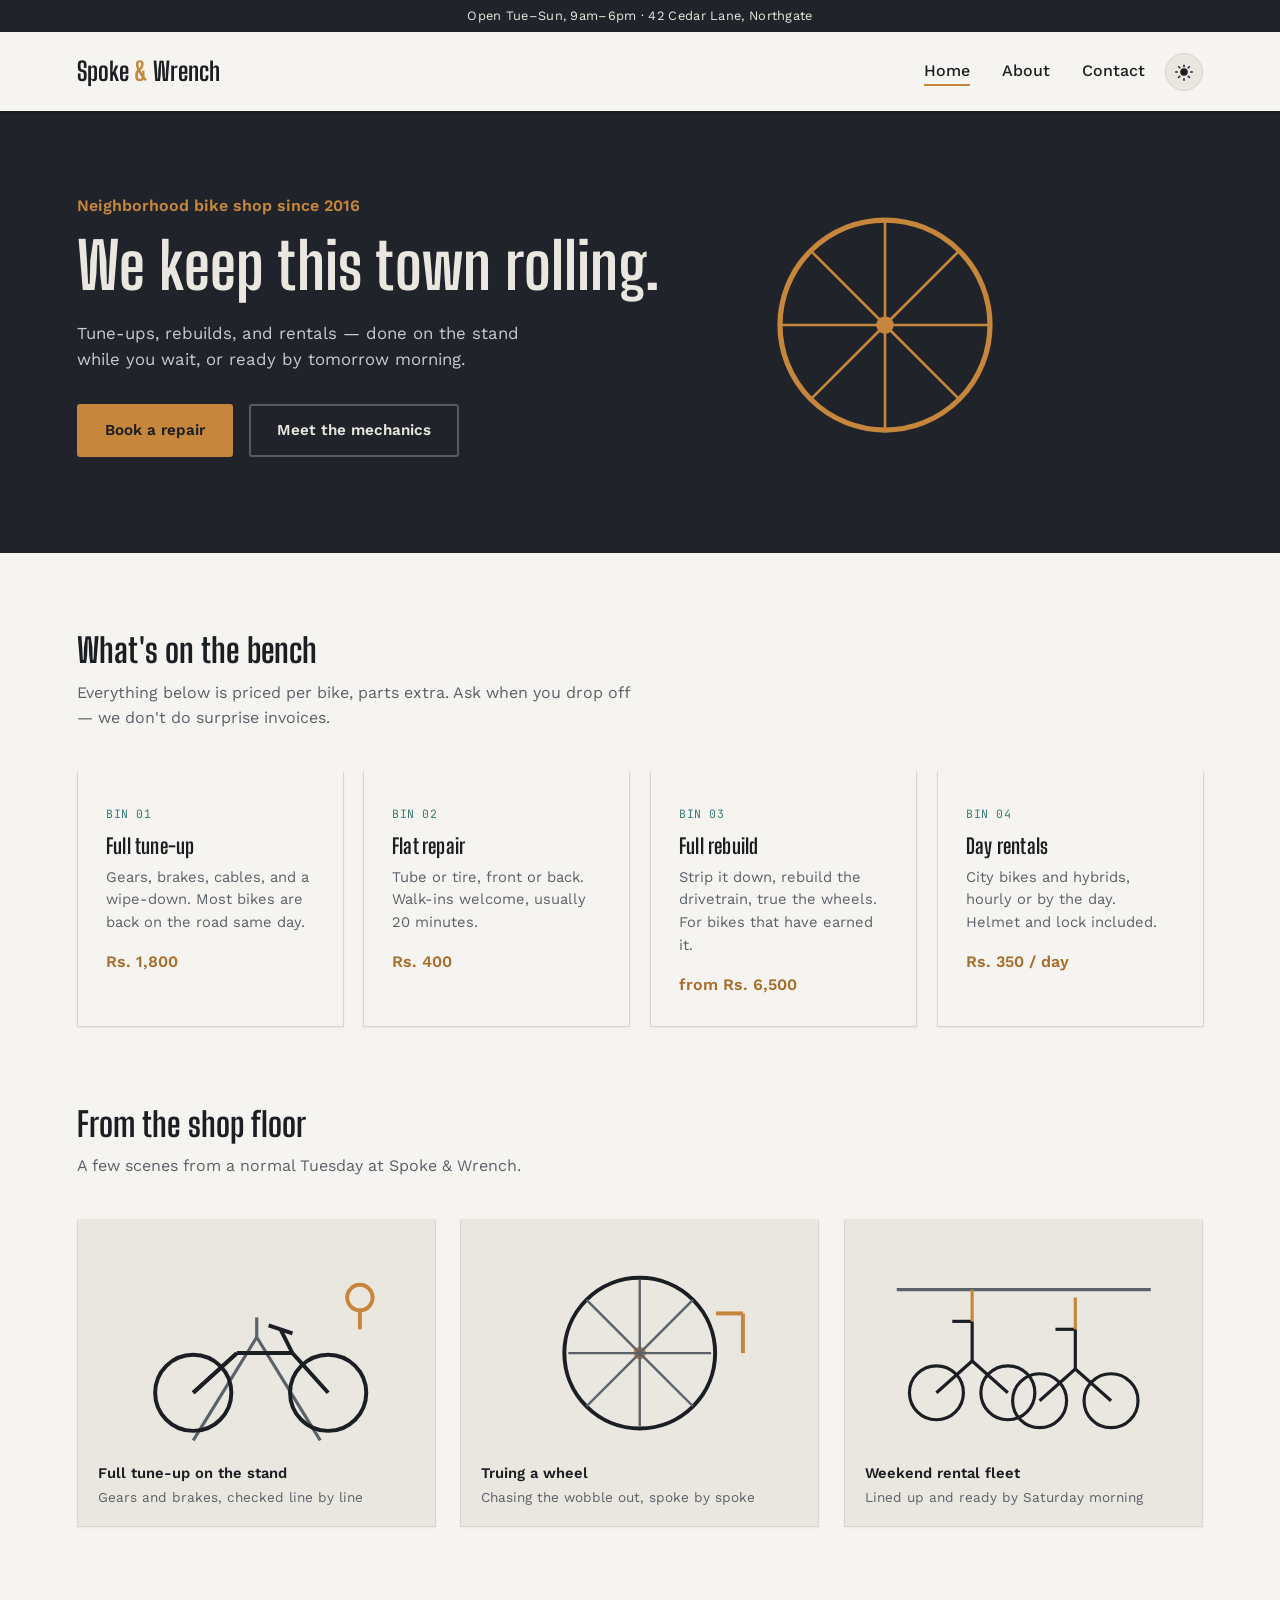
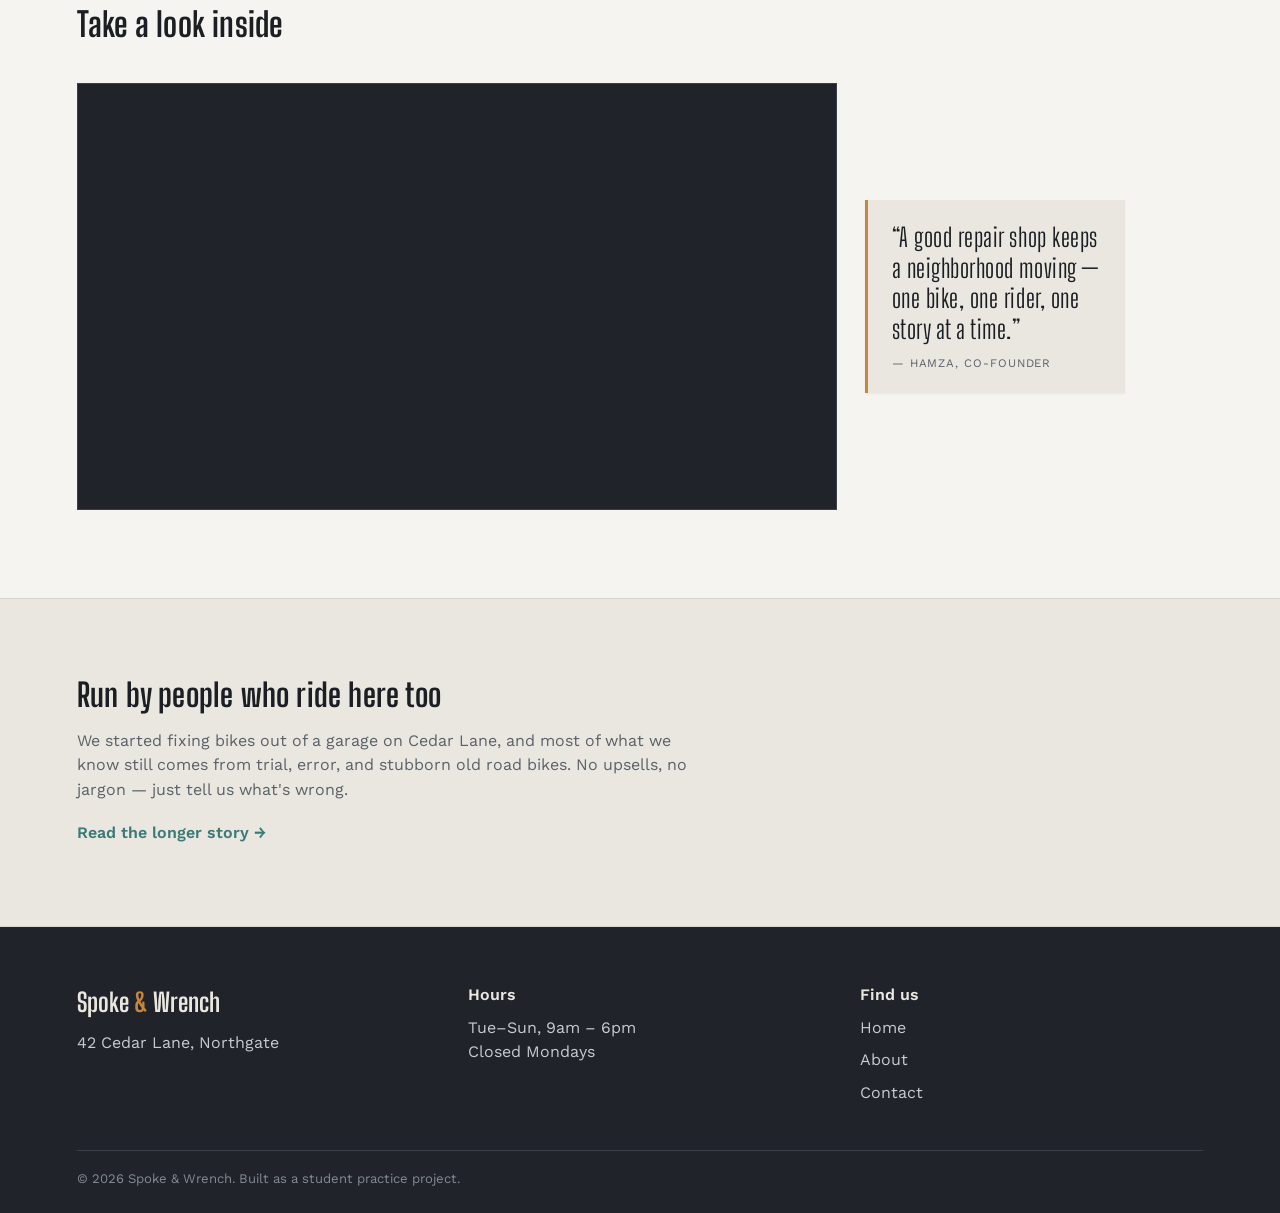
<file: spoke-wrench-site/index.html>
<!DOCTYPE html>
<html lang="en">
<head>
  <meta charset="UTF-8">
  <meta name="viewport" content="width=device-width, initial-scale=1.0">
  <title>Spoke &amp; Wrench — Bike Repair &amp; Rentals</title>
  <link rel="preconnect" href="https://fonts.googleapis.com">
  <link href="https://fonts.googleapis.com/css2?family=Big+Shoulders+Display:wght@600;700&family=Work+Sans:wght@400;500;600&family=JetBrains+Mono:wght@500&display=swap" rel="stylesheet">
  <link rel="stylesheet" href="css/style.css">
</head>
<body>

  <div class="scroll-progress" id="scrollProgress"></div>

  <!-- top bar with shop hours, feels like a shop sign more than a generic banner -->
  <div class="topbar">Open Tue–Sun, 9am–6pm · 42 Cedar Lane, Northgate</div>

  <header class="site-header">
    <a href="index.html" class="logo">Spoke <span>&amp;</span> Wrench</a>
    <nav class="main-nav">
      <button class="nav-toggle" id="navToggle" aria-label="Toggle menu" aria-expanded="false">
        <span></span><span></span><span></span>
      </button>
      <ul id="navList">
        <li><a href="index.html" class="active">Home</a></li>
        <li><a href="about.html">About</a></li>
        <li><a href="contact.html">Contact</a></li>
      </ul>
      <button class="theme-toggle" id="themeToggle" aria-label="Toggle dark mode">
        <svg class="icon-sun" viewBox="0 0 24 24"><path d="M12 17a5 5 0 100-10 5 5 0 000 10zm0-15a1 1 0 011 1v2a1 1 0 11-2 0V3a1 1 0 011-1zm0 18a1 1 0 011 1v2a1 1 0 11-2 0v-2a1 1 0 011-1zM3 11a1 1 0 110 2H1a1 1 0 110-2h2zm20 0a1 1 0 110 2h-2a1 1 0 110-2h2zM4.2 4.2a1 1 0 011.4 0l1.4 1.4a1 1 0 11-1.4 1.4L4.2 5.6a1 1 0 010-1.4zm12.8 12.8a1 1 0 011.4 0l1.4 1.4a1 1 0 11-1.4 1.4l-1.4-1.4a1 1 0 010-1.4zM19.8 4.2a1 1 0 010 1.4l-1.4 1.4a1 1 0 11-1.4-1.4l1.4-1.4a1 1 0 011.4 0zM7 17a1 1 0 010 1.4l-1.4 1.4a1 1 0 11-1.4-1.4L5.6 17a1 1 0 011.4 0z"/></svg>
        <svg class="icon-moon" viewBox="0 0 24 24"><path d="M21 12.8A9 9 0 1111.2 3a7 7 0 009.8 9.8z"/></svg>
      </button>
    </nav>
  </header>

  <main>
    <!-- HERO -->
    <section class="hero">
      <div class="hero-text">
        <p class="hero-kicker">Neighborhood bike shop since 2016</p>
        <h1>We keep this town rolling.</h1>
        <p class="hero-sub">Tune-ups, rebuilds, and rentals — done on the stand while you wait, or ready by tomorrow morning.</p>
        <div class="hero-actions">
          <a href="contact.html" class="btn btn-primary">Book a repair</a>
          <a href="about.html" class="btn btn-ghost">Meet the mechanics</a>
        </div>
      </div>
      <div class="hero-graphic" aria-hidden="true">
        <svg viewBox="0 0 320 320" width="100%" height="100%">
          <circle cx="160" cy="160" r="120" fill="none" stroke="var(--brass)" stroke-width="6"/>
          <circle cx="160" cy="160" r="10" fill="var(--brass)"/>
          <g stroke="var(--brass)" stroke-width="3">
            <line x1="160" y1="160" x2="160" y2="40"/>
            <line x1="160" y1="160" x2="160" y2="280"/>
            <line x1="160" y1="160" x2="40" y2="160"/>
            <line x1="160" y1="160" x2="280" y2="160"/>
            <line x1="160" y1="160" x2="245" y2="75"/>
            <line x1="160" y1="160" x2="75" y2="245"/>
            <line x1="160" y1="160" x2="245" y2="245"/>
            <line x1="160" y1="160" x2="75" y2="75"/>
          </g>
        </svg>
      </div>
    </section>

    <!-- SERVICES / PEGBOARD -->
    <section class="pegboard reveal">
      <div class="section-head">
        <h2>What's on the bench</h2>
        <p>Everything below is priced per bike, parts extra. Ask when you drop off — we don't do surprise invoices.</p>
      </div>
      <div class="bin-grid">
        <article class="bin">
          <span class="bin-code">BIN 01</span>
          <h3>Full tune-up</h3>
          <p>Gears, brakes, cables, and a wipe-down. Most bikes are back on the road same day.</p>
          <span class="bin-price">Rs. 1,800</span>
        </article>
        <article class="bin">
          <span class="bin-code">BIN 02</span>
          <h3>Flat repair</h3>
          <p>Tube or tire, front or back. Walk-ins welcome, usually 20 minutes.</p>
          <span class="bin-price">Rs. 400</span>
        </article>
        <article class="bin">
          <span class="bin-code">BIN 03</span>
          <h3>Full rebuild</h3>
          <p>Strip it down, rebuild the drivetrain, true the wheels. For bikes that have earned it.</p>
          <span class="bin-price">from Rs. 6,500</span>
        </article>
        <article class="bin">
          <span class="bin-code">BIN 04</span>
          <h3>Day rentals</h3>
          <p>City bikes and hybrids, hourly or by the day. Helmet and lock included.</p>
          <span class="bin-price">Rs. 350 / day</span>
        </article>
      </div>
    </section>

    <!-- GALLERY -->
    <section class="gallery reveal">
      <div class="section-head">
        <h2>From the shop floor</h2>
        <p>A few scenes from a normal Tuesday at Spoke &amp; Wrench.</p>
      </div>
      <div class="gallery-grid">
        <figure>
          <svg viewBox="0 0 400 260" xmlns="http://www.w3.org/2000/svg">
            <line x1="120" y1="250" x2="200" y2="120" stroke="var(--ink-soft)" stroke-width="4"/>
            <line x1="280" y1="250" x2="200" y2="120" stroke="var(--ink-soft)" stroke-width="4"/>
            <line x1="200" y1="120" x2="200" y2="95" stroke="var(--ink-soft)" stroke-width="4"/>
            <circle cx="120" cy="190" r="48" fill="none" stroke="var(--ink)" stroke-width="5"/>
            <circle cx="290" cy="190" r="48" fill="none" stroke="var(--ink)" stroke-width="5"/>
            <line x1="120" y1="190" x2="175" y2="140" stroke="var(--ink)" stroke-width="5"/>
            <line x1="175" y1="140" x2="245" y2="140" stroke="var(--ink)" stroke-width="5"/>
            <line x1="245" y1="140" x2="290" y2="190" stroke="var(--ink)" stroke-width="5"/>
            <line x1="175" y1="140" x2="120" y2="190" stroke="var(--ink)" stroke-width="5"/>
            <line x1="245" y1="140" x2="230" y2="110" stroke="var(--ink)" stroke-width="5"/>
            <line x1="215" y1="105" x2="245" y2="115" stroke="var(--ink)" stroke-width="5"/>
            <circle cx="330" cy="70" r="16" fill="none" stroke="var(--brass)" stroke-width="5"/>
            <line x1="330" y1="86" x2="330" y2="110" stroke="var(--brass)" stroke-width="5"/>
          </svg>
          <figcaption>Full tune-up on the stand<span>Gears and brakes, checked line by line</span></figcaption>
        </figure>

        <figure>
          <svg viewBox="0 0 400 260" xmlns="http://www.w3.org/2000/svg">
            <circle cx="200" cy="140" r="95" fill="none" stroke="var(--ink)" stroke-width="5"/>
            <circle cx="200" cy="140" r="8" fill="var(--brass)"/>
            <g stroke="var(--ink-soft)" stroke-width="3">
              <line x1="200" y1="140" x2="200" y2="48"/>
              <line x1="200" y1="140" x2="200" y2="232"/>
              <line x1="200" y1="140" x2="110" y2="140"/>
              <line x1="200" y1="140" x2="290" y2="140"/>
              <line x1="200" y1="140" x2="267" y2="73"/>
              <line x1="200" y1="140" x2="133" y2="207"/>
              <line x1="200" y1="140" x2="267" y2="207"/>
              <line x1="200" y1="140" x2="133" y2="73"/>
            </g>
            <line x1="296" y1="90" x2="330" y2="90" stroke="var(--brass)" stroke-width="5"/>
            <line x1="330" y1="90" x2="330" y2="140" stroke="var(--brass)" stroke-width="5"/>
          </svg>
          <figcaption>Truing a wheel<span>Chasing the wobble out, spoke by spoke</span></figcaption>
        </figure>

        <figure>
          <svg viewBox="0 0 400 260" xmlns="http://www.w3.org/2000/svg">
            <line x1="40" y1="60" x2="360" y2="60" stroke="var(--ink-soft)" stroke-width="4"/>
            <g>
              <circle cx="90" cy="190" r="34" fill="none" stroke="var(--ink)" stroke-width="4"/>
              <circle cx="180" cy="190" r="34" fill="none" stroke="var(--ink)" stroke-width="4"/>
              <line x1="90" y1="190" x2="135" y2="150" stroke="var(--ink)" stroke-width="4"/>
              <line x1="135" y1="150" x2="180" y2="190" stroke="var(--ink)" stroke-width="4"/>
              <line x1="135" y1="150" x2="135" y2="100" stroke="var(--ink)" stroke-width="4"/>
              <line x1="135" y1="100" x2="135" y2="100" stroke="var(--ink)" stroke-width="4"/>
              <line x1="135" y1="100" x2="110" y2="100" stroke="var(--ink)" stroke-width="4"/>
              <line x1="135" y1="60" x2="135" y2="100" stroke="var(--brass)" stroke-width="4"/>
            </g>
            <g transform="translate(130,10)">
              <circle cx="90" cy="190" r="34" fill="none" stroke="var(--ink)" stroke-width="4"/>
              <circle cx="180" cy="190" r="34" fill="none" stroke="var(--ink)" stroke-width="4"/>
              <line x1="90" y1="190" x2="135" y2="150" stroke="var(--ink)" stroke-width="4"/>
              <line x1="135" y1="150" x2="180" y2="190" stroke="var(--ink)" stroke-width="4"/>
              <line x1="135" y1="150" x2="135" y2="100" stroke="var(--ink)" stroke-width="4"/>
              <line x1="135" y1="100" x2="110" y2="100" stroke="var(--ink)" stroke-width="4"/>
              <line x1="135" y1="60" x2="135" y2="100" stroke="var(--brass)" stroke-width="4"/>
            </g>
          </svg>
          <figcaption>Weekend rental fleet<span>Lined up and ready by Saturday morning</span></figcaption>
        </figure>
      </div>
    </section>

    <!-- VIDEO -->
    <section class="video-section reveal">
      <div class="section-head">
        <h2>Take a look inside</h2>
      </div>
      <div class="video-layout">
        <div class="video-placeholder">
          <iframe
            width="960"
            height="540"
            src="https://www.youtube.com/embed/FM1i-33U5Ms"
            title="Shop walkthrough video"
            frameborder="0"
            allow="accelerometer; autoplay; clipboard-write; encrypted-media; gyroscope; picture-in-picture; web-share"
            allowfullscreen
            loading="lazy"
            aria-label="Shop walkthrough video">
          </iframe>
        </div>
        <blockquote class="video-quote">
          “A good repair shop keeps a neighborhood moving — one bike, one rider, one story at a time.”
          <cite>— Hamza, co-founder</cite>
        </blockquote>
      </div>
     
    </section>

    <!-- ABOUT TEASER -->
    <section class="about-teaser reveal">
      <div class="about-teaser-inner">
        <h2>Run by people who ride here too</h2>
        <p>We started fixing bikes out of a garage on Cedar Lane, and most of what we know still comes from trial, error, and stubborn old road bikes. No upsells, no jargon — just tell us what's wrong.</p>
        <a href="about.html" class="text-link">Read the longer story →</a>
      </div>
    </section>
  </main>

  <footer class="site-footer">
    <div class="footer-grid">
      <div>
        <p class="logo footer-logo">Spoke <span>&amp;</span> Wrench</p>
        <p>42 Cedar Lane, Northgate</p>
      </div>
      <div>
        <p class="footer-label">Hours</p>
        <p>Tue–Sun, 9am – 6pm<br>Closed Mondays</p>
      </div>
      <div>
        <p class="footer-label">Find us</p>
        <ul class="footer-links">
          <li><a href="index.html">Home</a></li>
          <li><a href="about.html">About</a></li>
          <li><a href="contact.html">Contact</a></li>
        </ul>
      </div>
    </div>
    <p class="footer-bottom">© 2026 Spoke &amp; Wrench. Built as a student practice project.</p>
  </footer>

  <script src="js/script.js"></script>
</body>
</html>
</file>
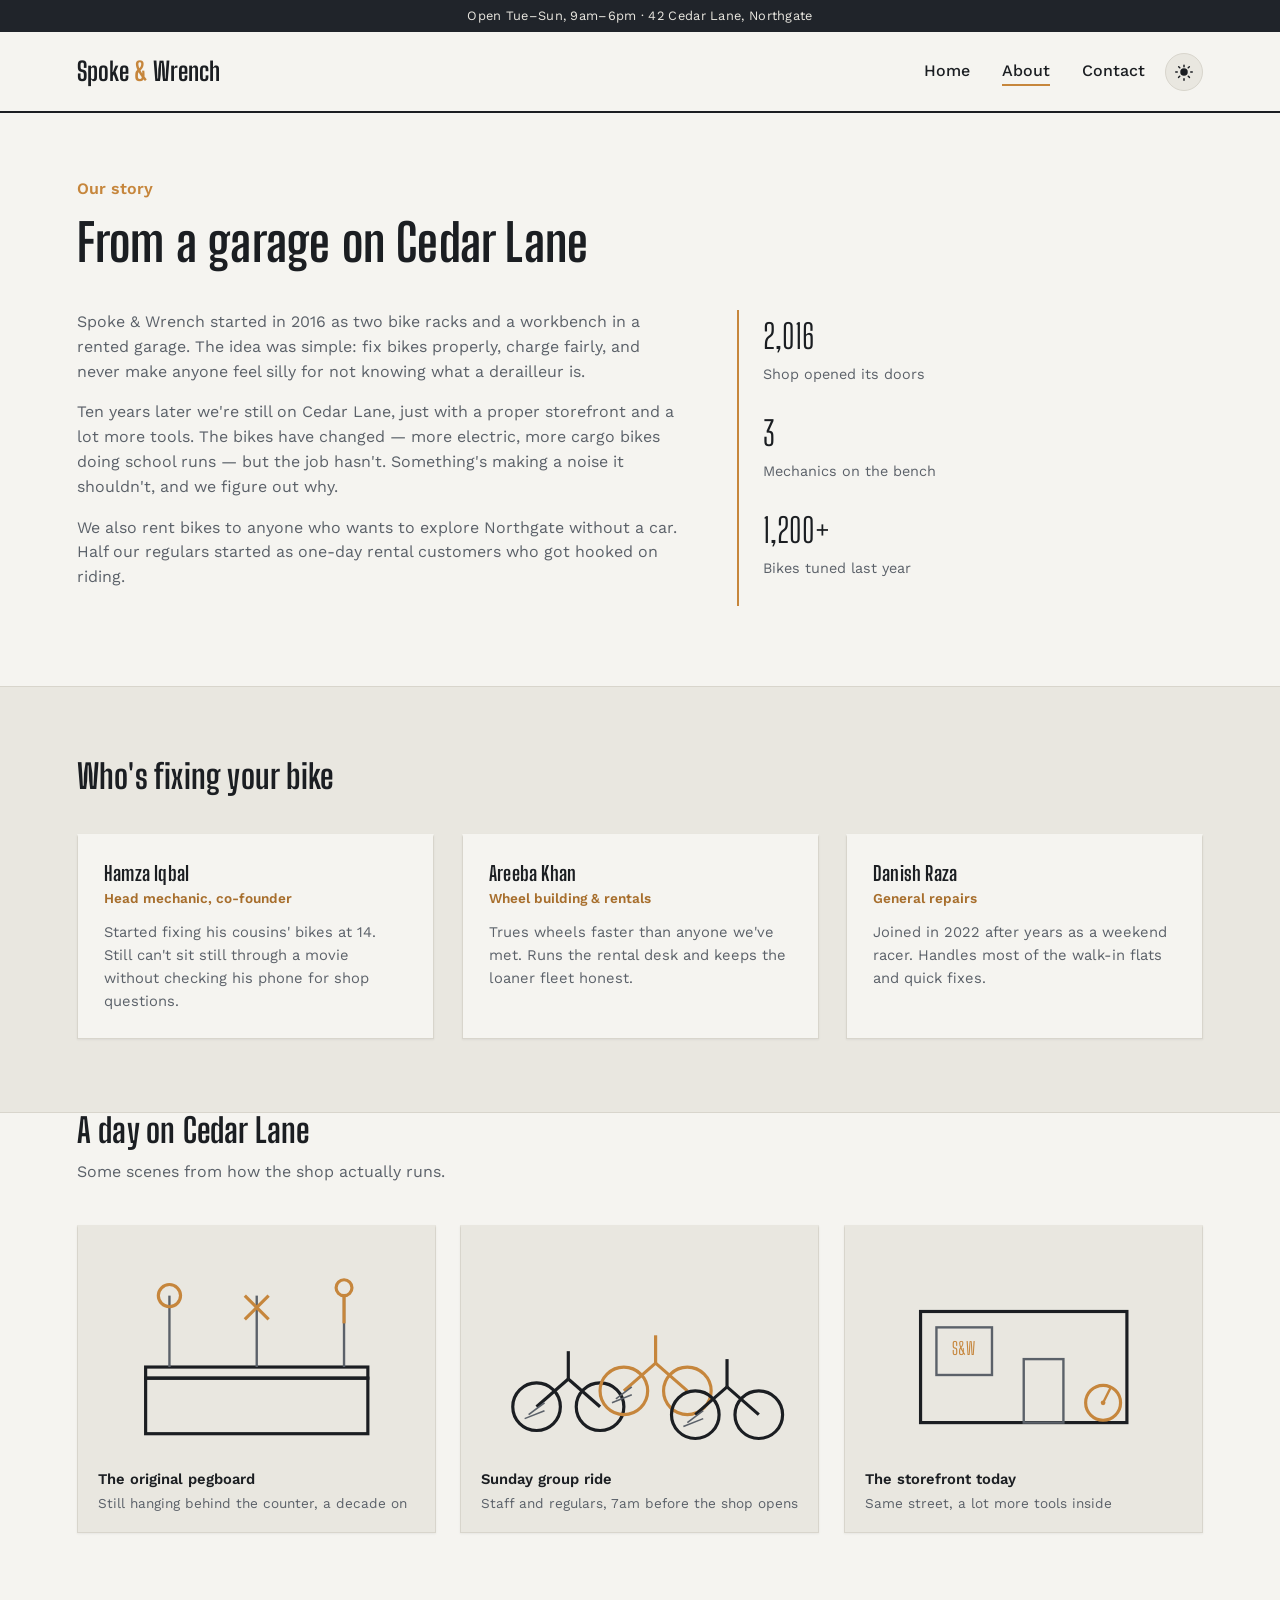
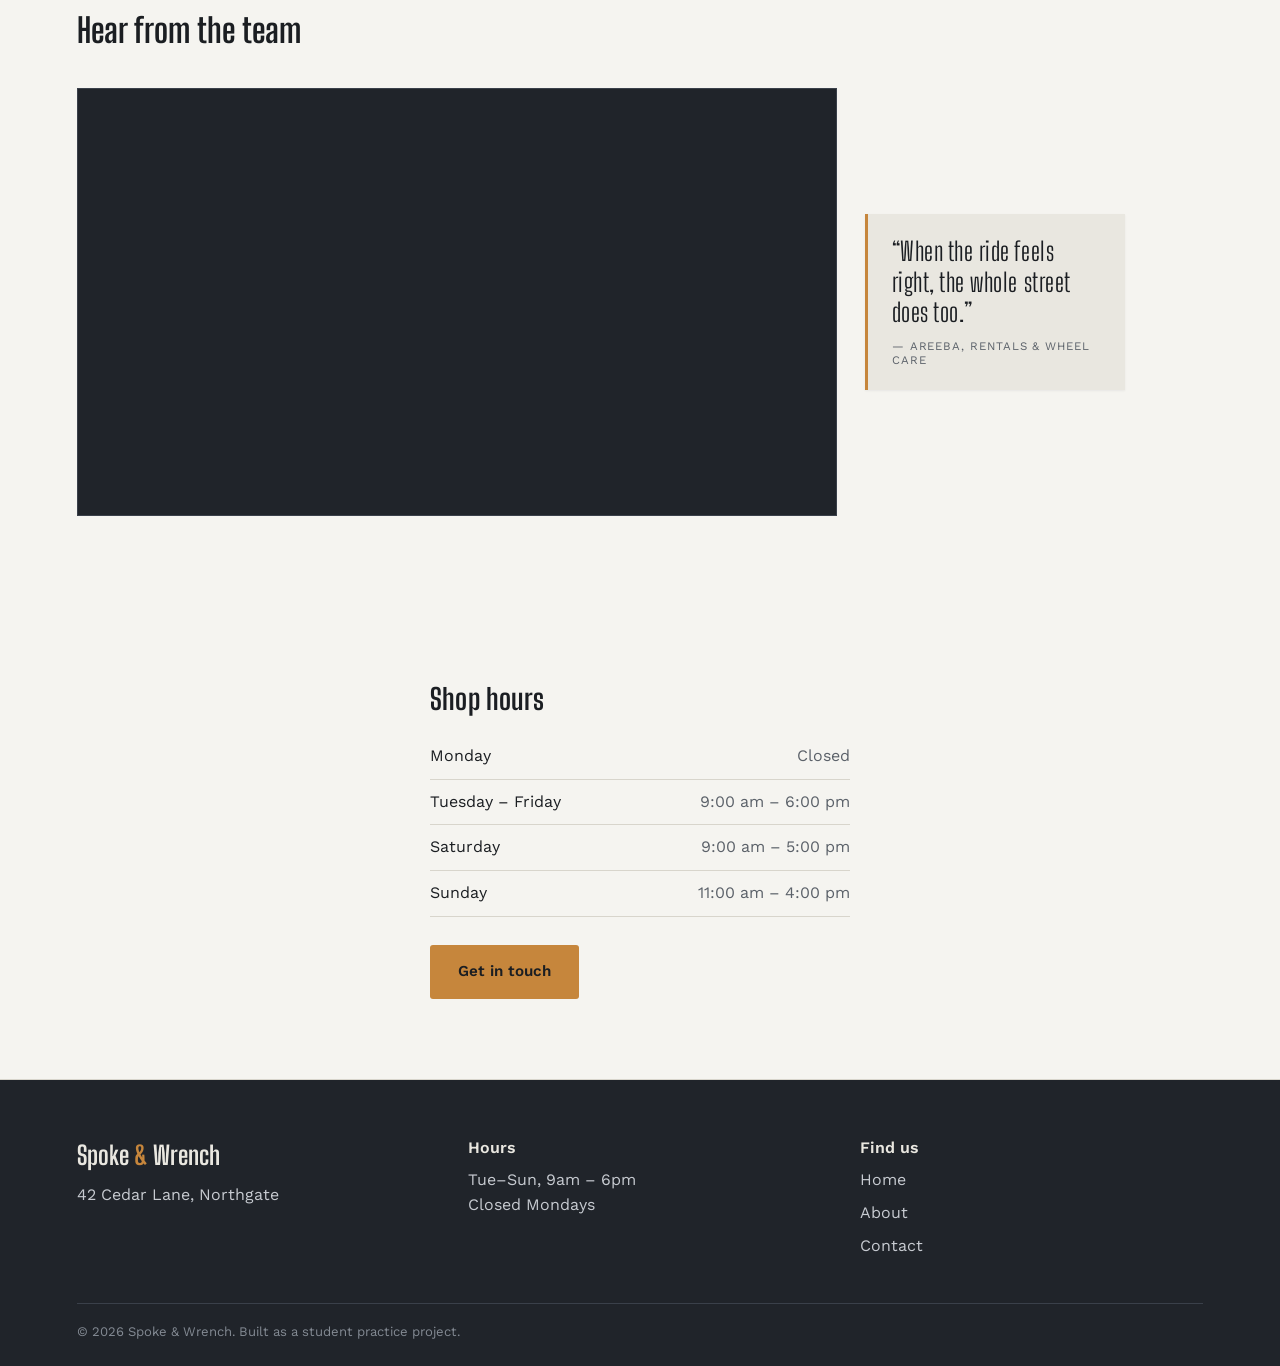
<file: spoke-wrench-site/about.html>
<!DOCTYPE html>
<html lang="en">
<head>
  <meta charset="UTF-8">
  <meta name="viewport" content="width=device-width, initial-scale=1.0">
  <title>About — Spoke &amp; Wrench</title>
  <link rel="preconnect" href="https://fonts.googleapis.com">
  <link href="https://fonts.googleapis.com/css2?family=Big+Shoulders+Display:wght@600;700&family=Work+Sans:wght@400;500;600&family=JetBrains+Mono:wght@500&display=swap" rel="stylesheet">
  <link rel="stylesheet" href="css/style.css">
</head>
<body>

  <div class="scroll-progress" id="scrollProgress"></div>

  <div class="topbar">Open Tue–Sun, 9am–6pm · 42 Cedar Lane, Northgate</div>

  <header class="site-header">
    <a href="index.html" class="logo">Spoke <span>&amp;</span> Wrench</a>
    <nav class="main-nav">
      <button class="nav-toggle" id="navToggle" aria-label="Toggle menu" aria-expanded="false">
        <span></span><span></span><span></span>
      </button>
      <ul id="navList">
        <li><a href="index.html">Home</a></li>
        <li><a href="about.html" class="active">About</a></li>
        <li><a href="contact.html">Contact</a></li>
      </ul>
      <button class="theme-toggle" id="themeToggle" aria-label="Toggle dark mode">
        <svg class="icon-sun" viewBox="0 0 24 24"><path d="M12 17a5 5 0 100-10 5 5 0 000 10zm0-15a1 1 0 011 1v2a1 1 0 11-2 0V3a1 1 0 011-1zm0 18a1 1 0 011 1v2a1 1 0 11-2 0v-2a1 1 0 011-1zM3 11a1 1 0 110 2H1a1 1 0 110-2h2zm20 0a1 1 0 110 2h-2a1 1 0 110-2h2zM4.2 4.2a1 1 0 011.4 0l1.4 1.4a1 1 0 11-1.4 1.4L4.2 5.6a1 1 0 010-1.4zm12.8 12.8a1 1 0 011.4 0l1.4 1.4a1 1 0 11-1.4 1.4l-1.4-1.4a1 1 0 010-1.4zM19.8 4.2a1 1 0 010 1.4l-1.4 1.4a1 1 0 11-1.4-1.4l1.4-1.4a1 1 0 011.4 0zM7 17a1 1 0 010 1.4l-1.4 1.4a1 1 0 11-1.4-1.4L5.6 17a1 1 0 011.4 0z"/></svg>
        <svg class="icon-moon" viewBox="0 0 24 24"><path d="M21 12.8A9 9 0 1111.2 3a7 7 0 009.8 9.8z"/></svg>
      </button>
    </nav>
  </header>

  <main>
    <section class="page-header">
      <p class="hero-kicker">Our story</p>
      <h1>From a garage on Cedar Lane</h1>
    </section>

    <section class="story reveal">
      <div class="story-text">
        <p>Spoke &amp; Wrench started in 2016 as two bike racks and a workbench in a rented garage. The idea was simple: fix bikes properly, charge fairly, and never make anyone feel silly for not knowing what a derailleur is.</p>
        <p>Ten years later we're still on Cedar Lane, just with a proper storefront and a lot more tools. The bikes have changed — more electric, more cargo bikes doing school runs — but the job hasn't. Something's making a noise it shouldn't, and we figure out why.</p>
        <p>We also rent bikes to anyone who wants to explore Northgate without a car. Half our regulars started as one-day rental customers who got hooked on riding.</p>
      </div>

      <div class="story-stats">
        <div class="stat-row">
          <span class="stat-num" data-count="2016">0</span>
          <span class="stat-label">Shop opened its doors</span>
        </div>
        <div class="stat-row">
          <span class="stat-num" data-count="3">0</span>
          <span class="stat-label">Mechanics on the bench</span>
        </div>
        <div class="stat-row">
          <span class="stat-num" data-count="1200" data-suffix="+">0</span>
          <span class="stat-label">Bikes tuned last year</span>
        </div>
      </div>
    </section>

    <section class="team reveal">
      <div class="section-head">
        <h2>Who's fixing your bike</h2>
      </div>
      <div class="team-grid">
        <article class="team-card">
          <h3>Hamza Iqbal</h3>
          <p class="team-role">Head mechanic, co-founder</p>
          <p>Started fixing his cousins' bikes at 14. Still can't sit still through a movie without checking his phone for shop questions.</p>
        </article>
        <article class="team-card">
          <h3>Areeba Khan</h3>
          <p class="team-role">Wheel building &amp; rentals</p>
          <p>Trues wheels faster than anyone we've met. Runs the rental desk and keeps the loaner fleet honest.</p>
        </article>
        <article class="team-card">
          <h3>Danish Raza</h3>
          <p class="team-role">General repairs</p>
          <p>Joined in 2022 after years as a weekend racer. Handles most of the walk-in flats and quick fixes.</p>
        </article>
      </div>
    </section>

    <section class="gallery reveal">
      <div class="section-head">
        <h2>A day on Cedar Lane</h2>
        <p>Some scenes from how the shop actually runs.</p>
      </div>
      <div class="gallery-grid">
        <figure>
          <svg viewBox="0 0 400 260" xmlns="http://www.w3.org/2000/svg">
            <rect x="60" y="150" width="280" height="14" fill="none" stroke="var(--ink)" stroke-width="4"/>
            <line x1="90" y1="150" x2="90" y2="60" stroke="var(--ink-soft)" stroke-width="3"/>
            <line x1="200" y1="150" x2="200" y2="60" stroke="var(--ink-soft)" stroke-width="3"/>
            <line x1="310" y1="150" x2="310" y2="60" stroke="var(--ink-soft)" stroke-width="3"/>
            <circle cx="90" cy="60" r="14" fill="none" stroke="var(--brass)" stroke-width="4"/>
            <line x1="185" y1="60" x2="215" y2="90" stroke="var(--brass)" stroke-width="4"/>
            <line x1="215" y1="60" x2="185" y2="90" stroke="var(--brass)" stroke-width="4"/>
            <circle cx="310" cy="50" r="10" fill="none" stroke="var(--brass)" stroke-width="4"/>
            <line x1="310" y1="60" x2="310" y2="95" stroke="var(--brass)" stroke-width="4"/>
            <rect x="60" y="164" width="280" height="70" fill="none" stroke="var(--ink)" stroke-width="4"/>
          </svg>
          <figcaption>The original pegboard<span>Still hanging behind the counter, a decade on</span></figcaption>
        </figure>

        <figure>
          <svg viewBox="0 0 400 260" xmlns="http://www.w3.org/2000/svg">
            <g>
              <circle cx="70" cy="200" r="30" fill="none" stroke="var(--ink)" stroke-width="4"/>
              <circle cx="150" cy="200" r="30" fill="none" stroke="var(--ink)" stroke-width="4"/>
              <line x1="70" y1="200" x2="110" y2="165" stroke="var(--ink)" stroke-width="4"/>
              <line x1="110" y1="165" x2="150" y2="200" stroke="var(--ink)" stroke-width="4"/>
              <line x1="110" y1="165" x2="110" y2="130" stroke="var(--ink)" stroke-width="4"/>
              <line x1="80" y1="195" x2="60" y2="210" stroke="var(--ink-soft)" stroke-width="2"/>
              <line x1="80" y1="205" x2="55" y2="215" stroke="var(--ink-soft)" stroke-width="2"/>
            </g>
            <g transform="translate(110,-20)">
              <circle cx="70" cy="200" r="30" fill="none" stroke="var(--brass)" stroke-width="4"/>
              <circle cx="150" cy="200" r="30" fill="none" stroke="var(--brass)" stroke-width="4"/>
              <line x1="70" y1="200" x2="110" y2="165" stroke="var(--brass)" stroke-width="4"/>
              <line x1="110" y1="165" x2="150" y2="200" stroke="var(--brass)" stroke-width="4"/>
              <line x1="110" y1="165" x2="110" y2="130" stroke="var(--brass)" stroke-width="4"/>
              <line x1="80" y1="195" x2="60" y2="210" stroke="var(--ink-soft)" stroke-width="2"/>
              <line x1="80" y1="205" x2="55" y2="215" stroke="var(--ink-soft)" stroke-width="2"/>
            </g>
            <g transform="translate(200,10)">
              <circle cx="70" cy="200" r="30" fill="none" stroke="var(--ink)" stroke-width="4"/>
              <circle cx="150" cy="200" r="30" fill="none" stroke="var(--ink)" stroke-width="4"/>
              <line x1="70" y1="200" x2="110" y2="165" stroke="var(--ink)" stroke-width="4"/>
              <line x1="110" y1="165" x2="150" y2="200" stroke="var(--ink)" stroke-width="4"/>
              <line x1="110" y1="165" x2="110" y2="130" stroke="var(--ink)" stroke-width="4"/>
              <line x1="80" y1="195" x2="60" y2="210" stroke="var(--ink-soft)" stroke-width="2"/>
              <line x1="80" y1="205" x2="55" y2="215" stroke="var(--ink-soft)" stroke-width="2"/>
            </g>
          </svg>
          <figcaption>Sunday group ride<span>Staff and regulars, 7am before the shop opens</span></figcaption>
        </figure>

        <figure>
          <svg viewBox="0 0 400 260" xmlns="http://www.w3.org/2000/svg">
            <rect x="70" y="80" width="260" height="140" fill="none" stroke="var(--ink)" stroke-width="4"/>
            <rect x="90" y="100" width="70" height="60" fill="none" stroke="var(--ink-soft)" stroke-width="3"/>
            <rect x="200" y="140" width="50" height="80" fill="none" stroke="var(--ink-soft)" stroke-width="3"/>
            <text x="110" y="135" font-family="var(--font-display)" font-size="22" fill="var(--brass)">S&amp;W</text>
            <circle cx="300" cy="195" r="22" fill="none" stroke="var(--brass)" stroke-width="4"/>
            <circle cx="300" cy="195" r="3" fill="var(--brass)"/>
            <line x1="300" y1="195" x2="310" y2="175" stroke="var(--brass)" stroke-width="3"/>
          </svg>
          <figcaption>The storefront today<span>Same street, a lot more tools inside</span></figcaption>
        </figure>
      </div>
    </section>

    <section class="video-section reveal">
      <div class="section-head">
        <h2>Hear from the team</h2>
      </div>
      <div class="video-layout">
        <div class="video-placeholder">
          <iframe
            width="960"
            height="540"
            src="https://www.youtube.com/embed/oc3mc56ahms"
            title="Team introduction video"
            frameborder="0"
            allow="accelerometer; autoplay; clipboard-write; encrypted-media; gyroscope; picture-in-picture; web-share"
            allowfullscreen
            loading="lazy"
            aria-label="Team introduction video">
          </iframe>
        </div>
        <blockquote class="video-quote">
          “When the ride feels right, the whole street does too.”
          <cite>— Areeba, rentals &amp; wheel care</cite>
        </blockquote>
      </div>
     
    </section>

    <section class="hours-block reveal">
      <div class="hours-inner">
        <h2>Shop hours</h2>
        <table class="hours-table">
          <tr><td>Monday</td><td>Closed</td></tr>
          <tr><td>Tuesday – Friday</td><td>9:00 am – 6:00 pm</td></tr>
          <tr><td>Saturday</td><td>9:00 am – 5:00 pm</td></tr>
          <tr><td>Sunday</td><td>11:00 am – 4:00 pm</td></tr>
        </table>
        <a href="contact.html" class="btn btn-primary">Get in touch</a>
      </div>
    </section>
  </main>

  <footer class="site-footer">
    <div class="footer-grid">
      <div>
        <p class="logo footer-logo">Spoke <span>&amp;</span> Wrench</p>
        <p>42 Cedar Lane, Northgate</p>
      </div>
      <div>
        <p class="footer-label">Hours</p>
        <p>Tue–Sun, 9am – 6pm<br>Closed Mondays</p>
      </div>
      <div>
        <p class="footer-label">Find us</p>
        <ul class="footer-links">
          <li><a href="index.html">Home</a></li>
          <li><a href="about.html">About</a></li>
          <li><a href="contact.html">Contact</a></li>
        </ul>
      </div>
    </div>
    <p class="footer-bottom">© 2026 Spoke &amp; Wrench. Built as a student practice project.</p>
  </footer>

  <script src="js/script.js"></script>
</body>
</html>
</file>
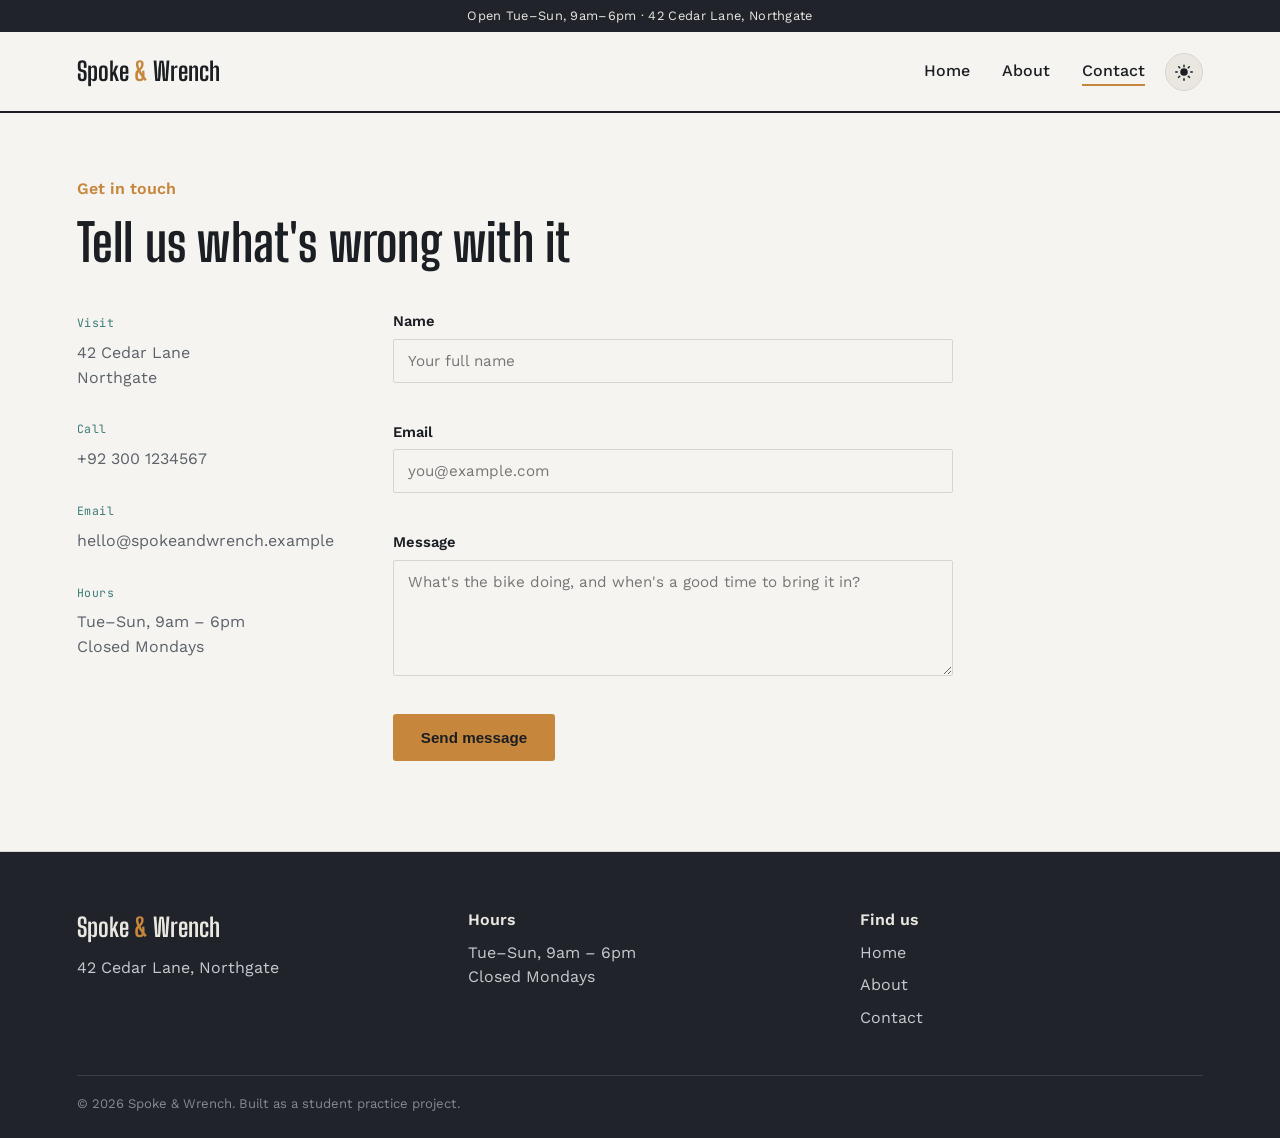
<file: spoke-wrench-site/contact.html>
<!DOCTYPE html>
<html lang="en">
<head>
  <meta charset="UTF-8">
  <meta name="viewport" content="width=device-width, initial-scale=1.0">
  <title>Contact — Spoke &amp; Wrench</title>
  <link rel="preconnect" href="https://fonts.googleapis.com">
  <link href="https://fonts.googleapis.com/css2?family=Big+Shoulders+Display:wght@600;700&family=Work+Sans:wght@400;500;600&family=JetBrains+Mono:wght@500&display=swap" rel="stylesheet">
  <link rel="stylesheet" href="css/style.css">
</head>
<body>

  <div class="scroll-progress" id="scrollProgress"></div>

  <div class="topbar">Open Tue–Sun, 9am–6pm · 42 Cedar Lane, Northgate</div>

  <header class="site-header">
    <a href="index.html" class="logo">Spoke <span>&amp;</span> Wrench</a>
    <nav class="main-nav">
      <button class="nav-toggle" id="navToggle" aria-label="Toggle menu" aria-expanded="false">
        <span></span><span></span><span></span>
      </button>
      <ul id="navList">
        <li><a href="index.html">Home</a></li>
        <li><a href="about.html">About</a></li>
        <li><a href="contact.html" class="active">Contact</a></li>
      </ul>
      <button class="theme-toggle" id="themeToggle" aria-label="Toggle dark mode">
        <svg class="icon-sun" viewBox="0 0 24 24"><path d="M12 17a5 5 0 100-10 5 5 0 000 10zm0-15a1 1 0 011 1v2a1 1 0 11-2 0V3a1 1 0 011-1zm0 18a1 1 0 011 1v2a1 1 0 11-2 0v-2a1 1 0 011-1zM3 11a1 1 0 110 2H1a1 1 0 110-2h2zm20 0a1 1 0 110 2h-2a1 1 0 110-2h2zM4.2 4.2a1 1 0 011.4 0l1.4 1.4a1 1 0 11-1.4 1.4L4.2 5.6a1 1 0 010-1.4zm12.8 12.8a1 1 0 011.4 0l1.4 1.4a1 1 0 11-1.4 1.4l-1.4-1.4a1 1 0 010-1.4zM19.8 4.2a1 1 0 010 1.4l-1.4 1.4a1 1 0 11-1.4-1.4l1.4-1.4a1 1 0 011.4 0zM7 17a1 1 0 010 1.4l-1.4 1.4a1 1 0 11-1.4-1.4L5.6 17a1 1 0 011.4 0z"/></svg>
        <svg class="icon-moon" viewBox="0 0 24 24"><path d="M21 12.8A9 9 0 1111.2 3a7 7 0 009.8 9.8z"/></svg>
      </button>
    </nav>
  </header>

  <main>
    <section class="page-header">
      <p class="hero-kicker">Get in touch</p>
      <h1>Tell us what's wrong with it</h1>
    </section>

    <section class="contact-layout reveal">
      <!-- shop info side -->
      <div class="contact-info">
        <div class="info-block">
          <span class="bin-code">Visit</span>
          <p>42 Cedar Lane<br>Northgate</p>
        </div>
        <div class="info-block">
          <span class="bin-code">Call</span>
          <p>+92 300 1234567</p>
        </div>
        <div class="info-block">
          <span class="bin-code">Email</span>
          <p>hello@spokeandwrench.example</p>
        </div>
        <div class="info-block">
          <span class="bin-code">Hours</span>
          <p>Tue–Sun, 9am – 6pm<br>Closed Mondays</p>
        </div>
      </div>

      <!-- form side -->
      <div class="contact-form-wrap">
        <form id="contactForm" novalidate>
          <div class="form-row">
            <label for="name">Name</label>
            <input type="text" id="name" name="name" placeholder="Your full name">
            <span class="error-msg" id="nameError"></span>
          </div>

          <div class="form-row">
            <label for="email">Email</label>
            <input type="text" id="email" name="email" placeholder="you@example.com">
            <span class="error-msg" id="emailError"></span>
          </div>

          <div class="form-row">
            <label for="message">Message</label>
            <textarea id="message" name="message" rows="5" placeholder="What's the bike doing, and when's a good time to bring it in?"></textarea>
            <span class="error-msg" id="messageError"></span>
          </div>

          <button type="submit" class="btn btn-primary">Send message</button>

          <!-- this is where we show the "submitted" state once JS validates everything -->
          <div id="formSuccess" class="form-success" hidden>
            <p><strong>Got it.</strong> We'll reply within a day. Check your console (F12) to see the data that would normally go to a server.</p>
          </div>
        </form>
      </div>
    </section>
  </main>

  <footer class="site-footer">
    <div class="footer-grid">
      <div>
        <p class="logo footer-logo">Spoke <span>&amp;</span> Wrench</p>
        <p>42 Cedar Lane, Northgate</p>
      </div>
      <div>
        <p class="footer-label">Hours</p>
        <p>Tue–Sun, 9am – 6pm<br>Closed Mondays</p>
      </div>
      <div>
        <p class="footer-label">Find us</p>
        <ul class="footer-links">
          <li><a href="index.html">Home</a></li>
          <li><a href="about.html">About</a></li>
          <li><a href="contact.html">Contact</a></li>
        </ul>
      </div>
    </div>
    <p class="footer-bottom">© 2026 Spoke &amp; Wrench. Built as a student practice project.</p>
  </footer>

  <script src="js/script.js"></script>
</body>
</html>
</file>
<file: spoke-wrench-site/css/style.css>
/* ---------------------------------------------------
   Spoke & Wrench — main stylesheet
   Rough structure: reset -> variables -> layout blocks -> components -> responsive
--------------------------------------------------- */

* {
  box-sizing: border-box;
  margin: 0;
  padding: 0;
}

:root {
  /* workshop-ish palette: charcoal steel, warm brass accent, muted teal for links */
  --charcoal: #20242A;
  --charcoal-soft: #2B3038;
  --steel-light: #E9E7E0;
  --steel-panel: #F5F4F0;
  --brass: #C6863C;
  --brass-dark: #A76E2C;
  --teal: #3C7A78;
  --ink: #1B1E22;
  --ink-soft: #5B6169;
  --border: #D8D5CC;

  --shadow-rest: 0 1px 2px rgba(27, 30, 34, 0.06);
  --shadow-lift: 0 26px 46px -18px rgba(27, 30, 34, 0.38), 0 10px 18px -10px rgba(198, 134, 60, 0.28);
}

/* dark mode — toggled via data-theme="dark" on <html>, see js/script.js.
   Because every component already reads colors through these custom
   properties, overriding them here is enough to re-skin the whole site. */
html[data-theme="dark"] {
  --steel-panel: #1B1E22;
  --steel-light: #22262D;
  --ink: #EDEBE4;
  --ink-soft: #A6ABB3;
  --border: #353B43;
  --charcoal: #121417;
  --shadow-rest: 0 1px 2px rgba(0, 0, 0, 0.3);
  --shadow-lift: 0 26px 46px -18px rgba(0, 0, 0, 0.6), 0 10px 18px -10px rgba(198, 134, 60, 0.35);
}

body {
  --font-display: "Big Shoulders Display", sans-serif;
  --font-body: "Work Sans", -apple-system, Segoe UI, sans-serif;
  --font-mono: "JetBrains Mono", monospace;
}

body,
.site-header,
.site-footer,
.bin,
.team-card,
.gallery-grid figure,
.form-row input,
.form-row textarea {
  transition: background-color 0.35s ease, color 0.35s ease, border-color 0.35s ease,
    transform 0.25s cubic-bezier(.2,.8,.2,1), box-shadow 0.25s ease;
}

html {
  scroll-behavior: smooth;
}

body {
  font-family: var(--font-body);
  color: var(--ink);
  background: var(--steel-panel);
  line-height: 1.55;
}

h1, h2, h3 {
  font-family: var(--font-display);
  font-weight: 700;
  line-height: 1.05;
  letter-spacing: 0.2px;
}

a {
  color: inherit;
  text-decoration: none;
}

ul {
  list-style: none;
}

img, svg {
  max-width: 100%;
  display: block;
}

/* ---------- top strip ---------- */

.topbar {
  background: var(--charcoal);
  color: var(--steel-light);
  text-align: center;
  font-size: 0.8rem;
  padding: 6px 12px;
  letter-spacing: 0.3px;
}

/* ---------- header / nav ---------- */

.site-header {
  display: flex;
  align-items: center;
  justify-content: space-between;
  padding: 20px 6%;
  background: var(--steel-panel);
  border-bottom: 2px solid var(--ink);
  position: sticky;
  top: 0;
  z-index: 20;
}

.logo {
  font-family: var(--font-display);
  font-size: 1.6rem;
  font-weight: 700;
  color: var(--ink);
}

.logo span {
  color: var(--brass);
}

.main-nav ul {
  display: flex;
  gap: 32px;
}

.main-nav a {
  font-weight: 500;
  padding-bottom: 4px;
  border-bottom: 2px solid transparent;
  transition: border-color 0.15s ease;
}

.main-nav a:hover,
.main-nav a.active {
  border-bottom-color: var(--brass);
}

.nav-toggle {
  display: none;
  flex-direction: column;
  gap: 5px;
  background: none;
  border: none;
  cursor: pointer;
  padding: 6px;
}

.nav-toggle span {
  width: 24px;
  height: 2px;
  background: var(--ink);
  display: block;
}

/* ---------- hero ---------- */

.hero {
  display: flex;
  align-items: center;
  gap: 48px;
  padding: 72px 6% 88px;
  background: var(--charcoal);
  color: var(--steel-light);
}

.hero-text {
  flex: 1 1 480px;
  max-width: 620px;
}

.hero-kicker {
  color: var(--brass);
  font-weight: 600;
  margin-bottom: 14px;
}

.hero h1 {
  font-size: clamp(2.4rem, 5vw, 4rem);
  margin-bottom: 20px;
}

.hero-sub {
  color: #C7CBD1;
  font-size: 1.05rem;
  max-width: 46ch;
  margin-bottom: 32px;
}

.hero-actions {
  display: flex;
  gap: 16px;
  flex-wrap: wrap;
}

.hero-graphic {
  flex: 0 0 280px;
  width: 280px;
}

.hero-graphic svg {
  animation: wheel-spin 6s linear infinite;
  transform-origin: 50% 50%;
}

@keyframes wheel-spin {
  from { transform: rotate(0deg); }
  to   { transform: rotate(360deg); }
}

@media (prefers-reduced-motion: reduce) {
  .hero-graphic svg {
    animation: none;
  }
}

/* buttons */

.btn {
  display: inline-block;
  padding: 13px 26px;
  font-weight: 600;
  border-radius: 3px;
  border: 2px solid transparent;
  cursor: pointer;
  font-size: 0.95rem;
}

.btn-primary {
  background: var(--brass);
  color: var(--ink);
  transition: background 0.2s ease, transform 0.2s ease, box-shadow 0.2s ease;
}

.btn-primary:hover {
  background: var(--brass-dark);
  transform: translateY(-2px);
  box-shadow: 0 14px 24px -12px rgba(198, 134, 60, 0.55);
}

.btn-ghost {
  border-color: #545B65;
  color: var(--steel-light);
  background: transparent;
  transition: border-color 0.2s ease, transform 0.2s ease;
}

.btn-ghost:hover {
  border-color: var(--steel-light);
  transform: translateY(-2px);
}

/* ---------- pegboard / services ---------- */

.pegboard {
  padding: 80px 6%;
}

.section-head {
  max-width: 560px;
  margin-bottom: 40px;
}

.section-head h2 {
  font-size: 2.1rem;
  margin-bottom: 12px;
}

.section-head p {
  color: var(--ink-soft);
}

.bin-grid {
  display: flex;
  flex-wrap: wrap;
  gap: 20px;
}

.bin {
  flex: 1 1 240px;
  background: var(--steel-panel);
  padding: 28px;
  border: 1px solid var(--border);
  border-top: 3px solid transparent;
  box-shadow: var(--shadow-rest);
  transition: transform 0.25s cubic-bezier(.2,.8,.2,1), box-shadow 0.25s ease, border-top-color 0.25s ease;
  transform: perspective(800px);
  will-change: transform;
}

.bin:hover {
  border-top-color: var(--brass);
  box-shadow: var(--shadow-lift);
}

.bin:hover .bin-price {
  color: var(--brass);
}

.bin-code {
  font-family: var(--font-mono);
  font-size: 0.72rem;
  color: var(--teal);
  letter-spacing: 0.5px;
}

.bin h3 {
  font-size: 1.3rem;
  margin: 10px 0 8px;
}

.bin p {
  color: var(--ink-soft);
  font-size: 0.92rem;
  margin-bottom: 16px;
}

.bin-price {
  font-weight: 600;
  color: var(--brass-dark);
  transition: color 0.25s ease;
}

/* ---------- about teaser (home page) ---------- */

.about-teaser {
  background: var(--steel-light);
  padding: 80px 6%;
  border-top: 1px solid var(--border);
}

.about-teaser-inner {
  max-width: 640px;
}

.about-teaser h2 {
  font-size: 2rem;
  margin-bottom: 16px;
}

.about-teaser p {
  color: var(--ink-soft);
  margin-bottom: 18px;
}

.text-link {
  font-weight: 600;
  color: var(--teal);
}

/* ---------- gallery (illustrations) ---------- */

.gallery {
  padding: 0 6% 80px;
}

.gallery-grid {
  display: flex;
  gap: 24px;
  flex-wrap: wrap;
}

.gallery-grid figure {
  flex: 1 1 260px;
  background: var(--steel-light);
  border: 1px solid var(--border);
  border-top: 3px solid transparent;
  padding: 20px 20px 18px;
  box-shadow: var(--shadow-rest);
  transition: transform 0.25s cubic-bezier(.2,.8,.2,1), box-shadow 0.25s ease, border-top-color 0.25s ease;
  transform: perspective(800px);
  will-change: transform;
  overflow: hidden;
}

.gallery-grid figure:hover {
  border-top-color: var(--brass);
  box-shadow: var(--shadow-lift);
}

.gallery-grid svg {
  width: 100%;
  height: auto;
  transition: transform 0.35s ease;
}

.gallery-grid figure:hover svg {
  transform: scale(1.04);
}

.gallery-grid figcaption {
  margin-top: 14px;
  font-weight: 600;
  font-size: 0.92rem;
}

.gallery-grid figcaption span {
  display: block;
  font-weight: 400;
  color: var(--ink-soft);
  font-size: 0.85rem;
  margin-top: 2px;
}

/* ---------- video placeholder ---------- */

.video-section {
  padding: 0 6% 88px;
}

.video-layout {
  display: flex;
  align-items: center;
  gap: 28px;
  max-width: 1160px;
}

.video-placeholder {
  position: relative;
  background: var(--charcoal);
  border: 1px solid #3A404A;
  aspect-ratio: 16 / 9;
  max-width: 760px;
  width: 100%;
  overflow: hidden;
  flex: 1 1 0;
}

.video-placeholder video,
.video-placeholder iframe {
  display: block;
  width: 100%;
  height: 100%;
  object-fit: cover;
  background: var(--charcoal);
  border: 0;
}

.video-quote {
  flex: 0 0 260px;
  margin: 0;
  padding: 22px 24px;
  border-left: 3px solid var(--brass);
  background: var(--steel-light);
  color: var(--ink);
  font-family: var(--font-display);
  font-size: clamp(1.2rem, 2vw, 1.8rem);
  line-height: 1.2;
  letter-spacing: 0.02em;
  box-shadow: var(--shadow-rest);
}

.video-quote cite {
  display: block;
  margin-top: 12px;
  font-size: 0.72rem;
  font-style: normal;
  letter-spacing: 0.08em;
  text-transform: uppercase;
  color: var(--ink-soft);
  font-family: var(--font-body);
}

.video-caption {
  margin-top: 14px;
  color: var(--ink-soft);
  font-size: 0.9rem;
  max-width: 760px;
}

@media (max-width: 860px) {
  .video-layout {
    flex-direction: column;
    align-items: stretch;
  }

  .video-quote {
    flex-basis: auto;
    border-left: 0;
    border-top: 3px solid var(--brass);
  }
}

/* ---------- generic page header (about / contact) ---------- */

.page-header {
  padding: 64px 6% 40px;
}

.page-header h1 {
  font-size: clamp(2.1rem, 4vw, 3.2rem);
  margin-top: 10px;
}

/* ---------- about: story section ---------- */

.story {
  display: flex;
  gap: 60px;
  padding: 0 6% 80px;
  flex-wrap: wrap;
}

.story-text {
  flex: 1 1 420px;
  max-width: 60ch;
}

.story-text p {
  margin-bottom: 16px;
  color: var(--ink-soft);
}

.story-stats {
  flex: 0 0 260px;
  border-left: 2px solid var(--brass);
  padding-left: 24px;
  display: flex;
  flex-direction: column;
  gap: 20px;
}

.stat-num {
  display: block;
  font-family: var(--font-display);
  font-size: 2.1rem;
  color: var(--ink);
}

.stat-label {
  color: var(--ink-soft);
  font-size: 0.9rem;
}

/* ---------- team ---------- */

.team {
  background: var(--steel-light);
  padding: 72px 6%;
  border-top: 1px solid var(--border);
  border-bottom: 1px solid var(--border);
}

.team-grid {
  display: flex;
  gap: 28px;
  flex-wrap: wrap;
}

.team-card {
  flex: 1 1 260px;
  background: var(--steel-panel);
  padding: 26px;
  border: 1px solid var(--border);
  border-top: 3px solid transparent;
  box-shadow: var(--shadow-rest);
  transition: transform 0.25s cubic-bezier(.2,.8,.2,1), box-shadow 0.25s ease, border-top-color 0.25s ease;
  transform: perspective(800px);
  will-change: transform;
}

.team-card:hover {
  border-top-color: var(--teal);
  box-shadow: var(--shadow-lift);
}

.team-card h3 {
  font-size: 1.25rem;
  margin-bottom: 4px;
}

.team-role {
  color: var(--brass-dark);
  font-size: 0.85rem;
  font-weight: 600;
  margin-bottom: 12px;
}

.team-card p:last-child {
  color: var(--ink-soft);
  font-size: 0.92rem;
}

/* ---------- hours block ---------- */

.hours-block {
  padding: 80px 6%;
  display: flex;
  justify-content: center;
}

.hours-inner {
  max-width: 420px;
  width: 100%;
  text-align: left;
}

.hours-inner h2 {
  font-size: 1.8rem;
  margin-bottom: 20px;
}

.hours-table {
  width: 100%;
  border-collapse: collapse;
  margin-bottom: 28px;
}

.hours-table td {
  padding: 10px 0;
  border-bottom: 1px solid var(--border);
}

.hours-table td:last-child {
  text-align: right;
  color: var(--ink-soft);
}

/* ---------- contact page ---------- */

.contact-layout {
  display: flex;
  gap: 56px;
  padding: 0 6% 90px;
  flex-wrap: wrap;
}

.contact-info {
  flex: 0 0 260px;
  display: flex;
  flex-direction: column;
  gap: 26px;
}

.info-block p {
  margin-top: 6px;
  color: var(--ink-soft);
}

.contact-form-wrap {
  flex: 1 1 420px;
  max-width: 560px;
}

.form-row {
  margin-bottom: 20px;
  display: flex;
  flex-direction: column;
}

.form-row label {
  font-weight: 600;
  margin-bottom: 6px;
  font-size: 0.92rem;
}

.form-row input,
.form-row textarea {
  padding: 12px 14px;
  border: 1px solid var(--border);
  background: var(--steel-panel);
  font-family: var(--font-body);
  font-size: 0.95rem;
  border-radius: 2px;
}

.form-row input:focus,
.form-row textarea:focus {
  outline: none;
  border-color: var(--teal);
}

.form-row.has-error input,
.form-row.has-error textarea {
  border-color: #B4432F;
}

.error-msg {
  color: #B4432F;
  font-size: 0.8rem;
  margin-top: 5px;
  min-height: 1em;
}

.form-success {
  margin-top: 20px;
  padding: 16px 18px;
  background: #E4EEE8;
  border-left: 3px solid var(--teal);
  font-size: 0.92rem;
}

/* ---------- footer ---------- */

.site-footer {
  background: var(--charcoal);
  color: #C7CBD1;
  padding: 56px 6% 24px;
  border-top: 1px solid var(--border);
}

.footer-grid {
  display: flex;
  gap: 48px;
  flex-wrap: wrap;
  margin-bottom: 36px;
}

.footer-grid > div {
  flex: 1 1 180px;
}

.footer-logo {
  color: var(--steel-light);
  margin-bottom: 8px;
}

.footer-label {
  font-weight: 600;
  color: var(--steel-light);
  margin-bottom: 8px;
}

.footer-links {
  list-style: none;
  padding: 0;
  margin: 0;
}

.footer-links li {
  margin-bottom: 8px;
}

.footer-links a,
.site-footer a {
  color: #C7CBD1;
  text-decoration: none;
  transition: color 0.2s ease, opacity 0.2s ease;
}

.footer-links a:hover,
.site-footer a:hover {
  color: var(--brass);
  opacity: 1;
}

.footer-bottom {
  border-top: 1px solid #3A404A;
  padding-top: 18px;
  font-size: 0.82rem;
  color: #838A93;
}

/* ---------- scroll-reveal ---------- */

.reveal {
  opacity: 0;
  transform: translateY(28px);
  transition: opacity 0.7s ease, transform 0.7s ease;
}

.reveal.in-view {
  opacity: 1;
  transform: none;
}

@media (prefers-reduced-motion: reduce) {
  .reveal {
    opacity: 1;
    transform: none;
    transition: none;
  }
}

/* ---------- scroll progress bar ---------- */

.scroll-progress {
  position: fixed;
  top: 0;
  left: 0;
  height: 3px;
  width: 0%;
  background: linear-gradient(90deg, var(--brass), var(--teal));
  z-index: 40;
  transition: width 0.1s linear;
}

/* ---------- sticky header shrink ---------- */

.site-header.scrolled {
  padding-top: 12px;
  padding-bottom: 12px;
  box-shadow: 0 4px 16px rgba(0, 0, 0, 0.08);
}

.site-header.scrolled .logo {
  font-size: 1.35rem;
}

/* ---------- theme toggle ---------- */

.theme-toggle {
  width: 38px;
  height: 38px;
  border-radius: 50%;
  border: 1px solid var(--border);
  background: var(--steel-light);
  display: flex;
  align-items: center;
  justify-content: center;
  cursor: pointer;
  margin-left: 20px;
  flex-shrink: 0;
}

.theme-toggle svg {
  width: 18px;
  height: 18px;
  fill: var(--ink);
}

.theme-toggle .icon-moon { display: none; }
html[data-theme="dark"] .theme-toggle .icon-sun { display: none; }
html[data-theme="dark"] .theme-toggle .icon-moon { display: block; }

.main-nav {
  display: flex;
  align-items: center;
}

/* ---------- confetti (form success) ---------- */

.confetti-piece {
  position: fixed;
  top: -12px;
  width: 8px;
  height: 14px;
  opacity: 0.9;
  pointer-events: none;
  z-index: 60;
  animation: confetti-fall linear forwards;
}

@keyframes confetti-fall {
  to {
    transform: translateY(100vh) rotate(540deg);
    opacity: 0;
  }
}

/* ---------------------------------------------------
   Responsive rules
--------------------------------------------------- */

@media (max-width: 860px) {
  .hero {
    flex-direction: column-reverse;
    text-align: left;
    padding: 48px 6% 56px;
  }

  .hero-graphic {
    width: 190px;
    flex-basis: 190px;
  }

  .story {
    flex-direction: column;
    gap: 32px;
  }

  .story-stats {
    border-left: none;
    border-top: 2px solid var(--brass);
    padding-left: 0;
    padding-top: 20px;
    flex-direction: row;
    flex-wrap: wrap;
  }
}

@media (max-width: 680px) {
  .main-nav ul {
    position: absolute;
    top: 100%;
    left: 0;
    right: 0;
    background: var(--steel-panel);
    flex-direction: column;
    gap: 0;
    border-bottom: 2px solid var(--ink);
    max-height: 0;
    overflow: hidden;
    transition: max-height 0.2s ease;
  }

  .main-nav ul.open {
    max-height: 240px;
  }

  .main-nav li {
    border-top: 1px solid var(--border);
  }

  .main-nav a {
    display: block;
    padding: 16px 6%;
  }

  .nav-toggle {
    display: flex;
  }

  .topbar {
    font-size: 0.72rem;
  }
}
</file>
